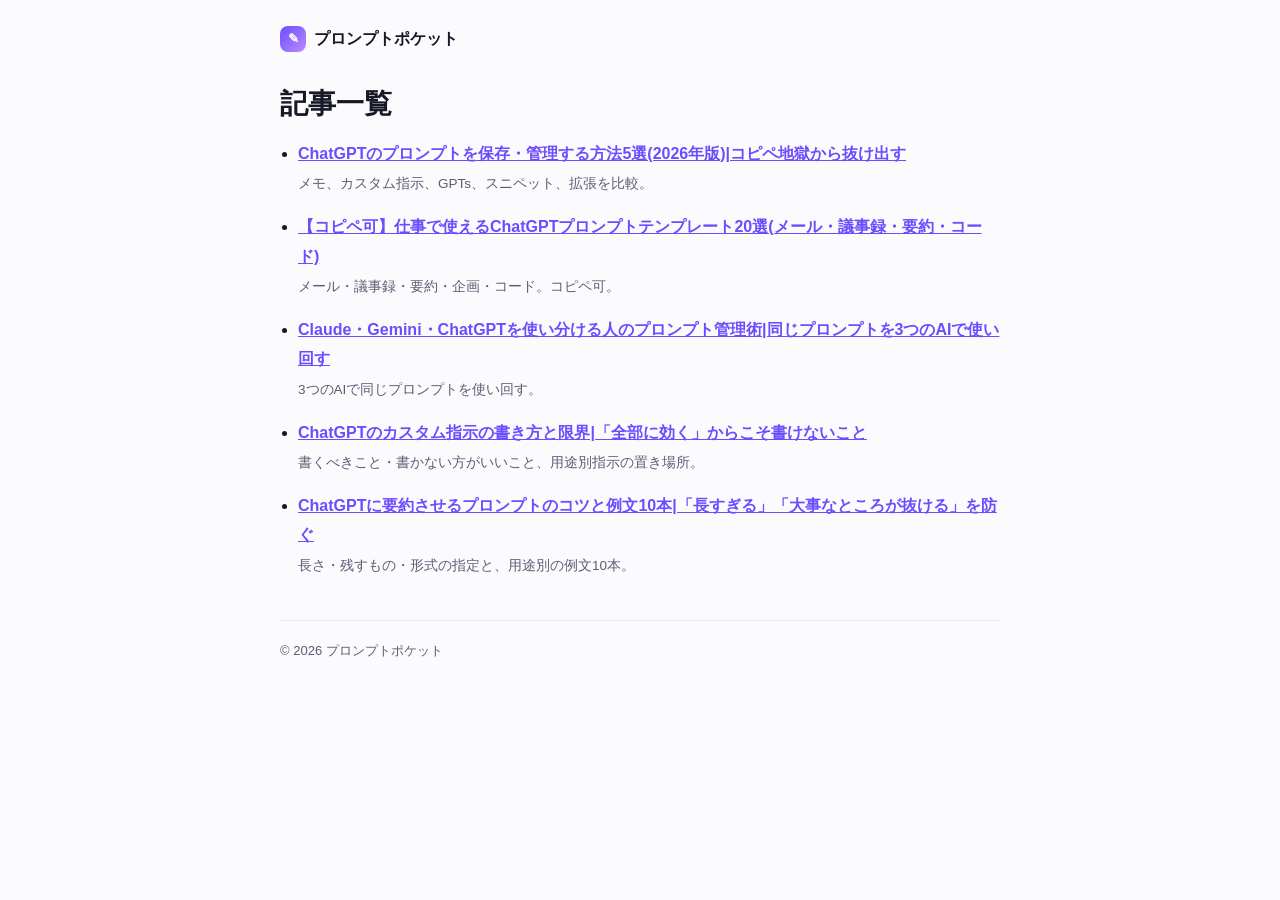
<file: blog/index.html>
<!doctype html>
<html lang="ja"><head><meta charset="utf-8"><meta name="viewport" content="width=device-width, initial-scale=1">
<title>記事一覧 | プロンプトポケット</title>
<meta name="description" content="ChatGPT・Claude・Gemini のプロンプト活用、保存、テンプレートに関する記事。">
<link rel="canonical" href="https://yuzuki24.github.io/promptpocket-site/blog/">
<link rel="stylesheet" href="style.css"></head>
<body><div class="wrap">
<header><a class="brand" href="../"><span class="logo">✎</span>プロンプトポケット</a></header>
<h1>記事一覧</h1>
<ul style="padding-left:18px"><li style="margin-bottom:14px"><a href="chatgpt-prompt-save.html" style="font-weight:600">ChatGPTのプロンプトを保存・管理する方法5選(2026年版)|コピペ地獄から抜け出す</a><br><span style="color:var(--fg2);font-size:13.5px">メモ、カスタム指示、GPTs、スニペット、拡張を比較。</span></li><li style="margin-bottom:14px"><a href="prompt-templates-business.html" style="font-weight:600">【コピペ可】仕事で使えるChatGPTプロンプトテンプレート20選(メール・議事録・要約・コード)</a><br><span style="color:var(--fg2);font-size:13.5px">メール・議事録・要約・企画・コード。コピペ可。</span></li><li style="margin-bottom:14px"><a href="claude-gemini-prompt-management.html" style="font-weight:600">Claude・Gemini・ChatGPTを使い分ける人のプロンプト管理術|同じプロンプトを3つのAIで使い回す</a><br><span style="color:var(--fg2);font-size:13.5px">3つのAIで同じプロンプトを使い回す。</span></li><li style="margin-bottom:14px"><a href="chatgpt-custom-instructions.html" style="font-weight:600">ChatGPTのカスタム指示の書き方と限界|「全部に効く」からこそ書けないこと</a><br><span style="color:var(--fg2);font-size:13.5px">書くべきこと・書かない方がいいこと、用途別指示の置き場所。</span></li><li style="margin-bottom:14px"><a href="chatgpt-summary-prompt.html" style="font-weight:600">ChatGPTに要約させるプロンプトのコツと例文10本|「長すぎる」「大事なところが抜ける」を防ぐ</a><br><span style="color:var(--fg2);font-size:13.5px">長さ・残すもの・形式の指定と、用途別の例文10本。</span></li></ul>
<footer>© 2026 プロンプトポケット</footer>
</div></body></html>
</file>
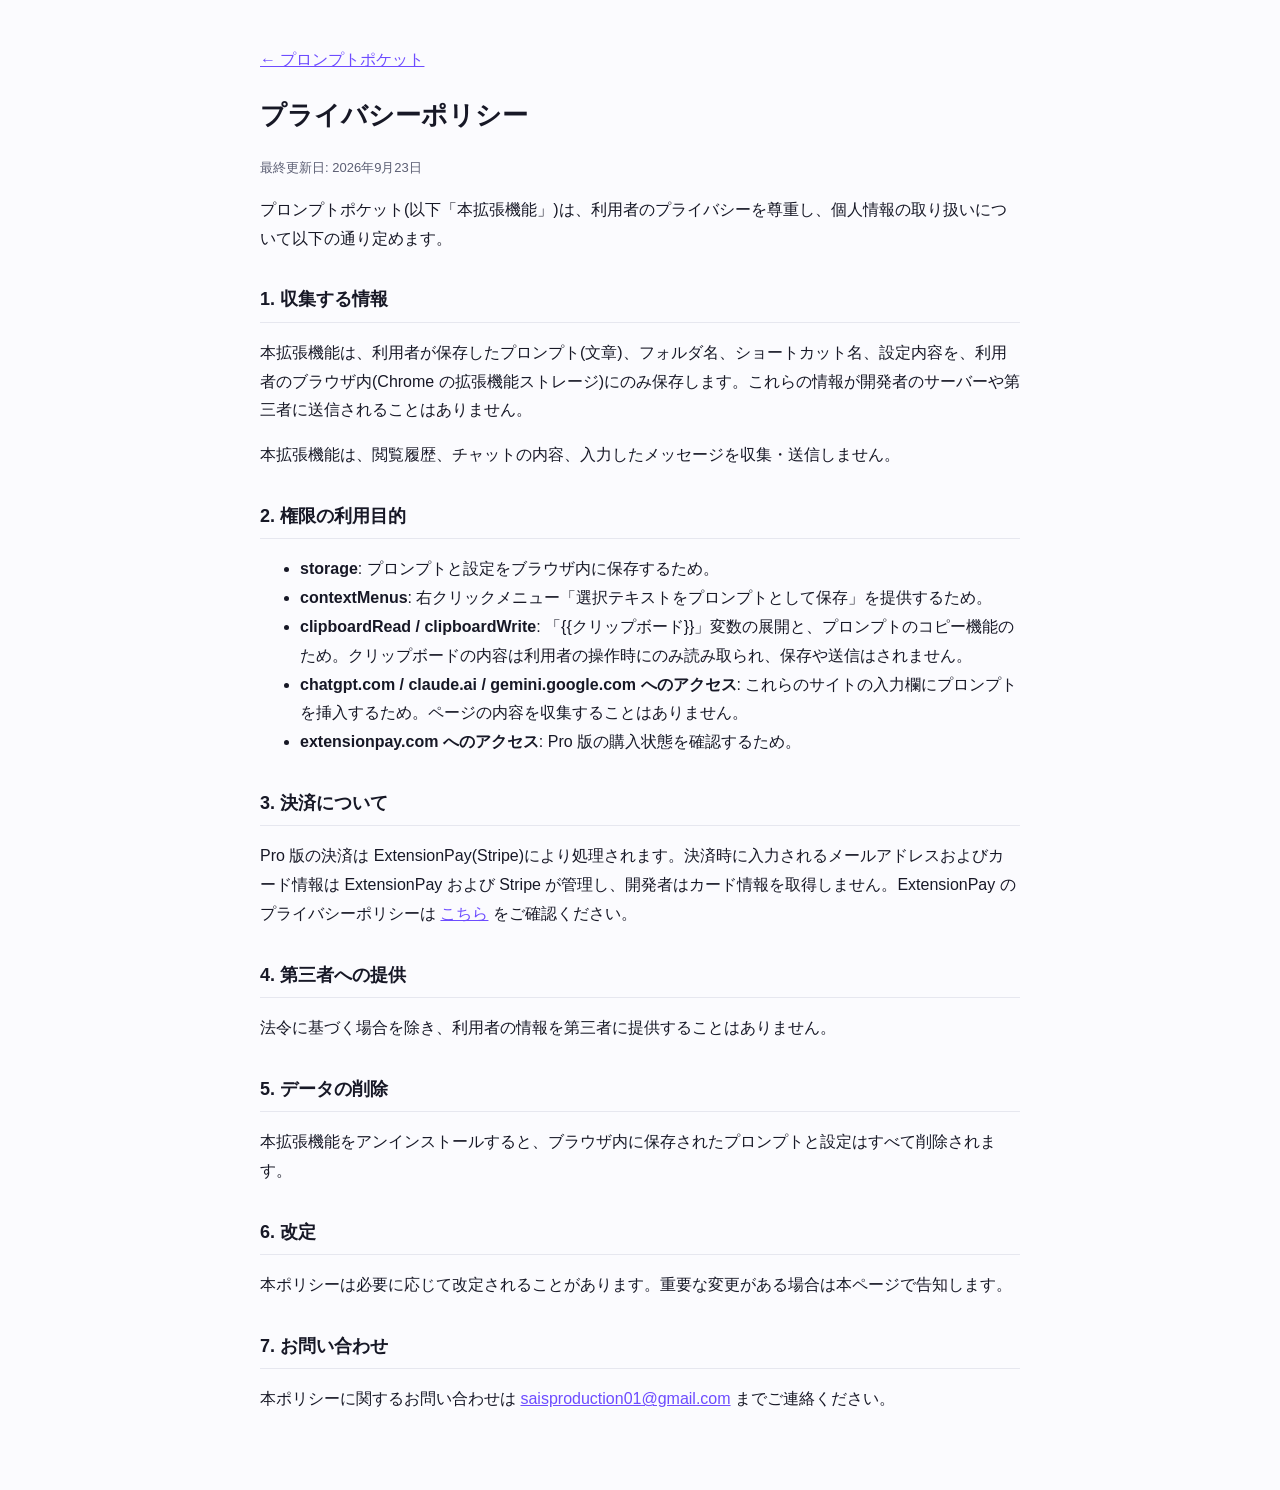
<file: privacy.html>
<!doctype html>
<html lang="ja">
<head>
<meta charset="utf-8">
<meta name="viewport" content="width=device-width, initial-scale=1">
<title>プライバシーポリシー | プロンプトポケット</title>
<style>
  :root { --bg:#fbfbfe; --fg:#171826; --fg2:#5b5e73; --line:#e6e7ef; --accent:#6d4cff; }
  @media (prefers-color-scheme: dark) { :root { --bg:#101117; --fg:#ecedf5; --fg2:#a6a9bf; --line:#2a2b38; --accent:#8b6dff; } }
  body { margin: 0; font-family: -apple-system, BlinkMacSystemFont, "Hiragino Sans", "Noto Sans JP", sans-serif; background: var(--bg); color: var(--fg); line-height: 1.8; }
  .wrap { max-width: 760px; margin: 0 auto; padding: 30px 20px 60px; }
  h1 { font-size: 26px; } h2 { font-size: 18px; margin-top: 30px; border-bottom: 1px solid var(--line); padding-bottom: 6px; }
  a { color: var(--accent); } .muted { color: var(--fg2); font-size: 13px; }
</style>
</head>
<body>
<div class="wrap">
  <p><a href="./">← プロンプトポケット</a></p>
  <h1>プライバシーポリシー</h1>
  <p class="muted">最終更新日: 2026年9月23日</p>
  <p>プロンプトポケット(以下「本拡張機能」)は、利用者のプライバシーを尊重し、個人情報の取り扱いについて以下の通り定めます。</p>

  <h2>1. 収集する情報</h2>
  <p>本拡張機能は、利用者が保存したプロンプト(文章)、フォルダ名、ショートカット名、設定内容を、利用者のブラウザ内(Chrome の拡張機能ストレージ)にのみ保存します。これらの情報が開発者のサーバーや第三者に送信されることはありません。</p>
  <p>本拡張機能は、閲覧履歴、チャットの内容、入力したメッセージを収集・送信しません。</p>

  <h2>2. 権限の利用目的</h2>
  <ul>
    <li><b>storage</b>: プロンプトと設定をブラウザ内に保存するため。</li>
    <li><b>contextMenus</b>: 右クリックメニュー「選択テキストをプロンプトとして保存」を提供するため。</li>
    <li><b>clipboardRead / clipboardWrite</b>: 「{{クリップボード}}」変数の展開と、プロンプトのコピー機能のため。クリップボードの内容は利用者の操作時にのみ読み取られ、保存や送信はされません。</li>
    <li><b>chatgpt.com / claude.ai / gemini.google.com へのアクセス</b>: これらのサイトの入力欄にプロンプトを挿入するため。ページの内容を収集することはありません。</li>
    <li><b>extensionpay.com へのアクセス</b>: Pro 版の購入状態を確認するため。</li>
  </ul>

  <h2>3. 決済について</h2>
  <p>Pro 版の決済は ExtensionPay(Stripe)により処理されます。決済時に入力されるメールアドレスおよびカード情報は ExtensionPay および Stripe が管理し、開発者はカード情報を取得しません。ExtensionPay のプライバシーポリシーは <a href="https://extensionpay.com/privacy" target="_blank" rel="noopener">こちら</a> をご確認ください。</p>

  <h2>4. 第三者への提供</h2>
  <p>法令に基づく場合を除き、利用者の情報を第三者に提供することはありません。</p>

  <h2>5. データの削除</h2>
  <p>本拡張機能をアンインストールすると、ブラウザ内に保存されたプロンプトと設定はすべて削除されます。</p>

  <h2>6. 改定</h2>
  <p>本ポリシーは必要に応じて改定されることがあります。重要な変更がある場合は本ページで告知します。</p>

  <h2>7. お問い合わせ</h2>
  <p>本ポリシーに関するお問い合わせは <a href="mailto:saisproduction01@gmail.com">saisproduction01@gmail.com</a> までご連絡ください。</p>
</div>
</body>
</html>
</file>
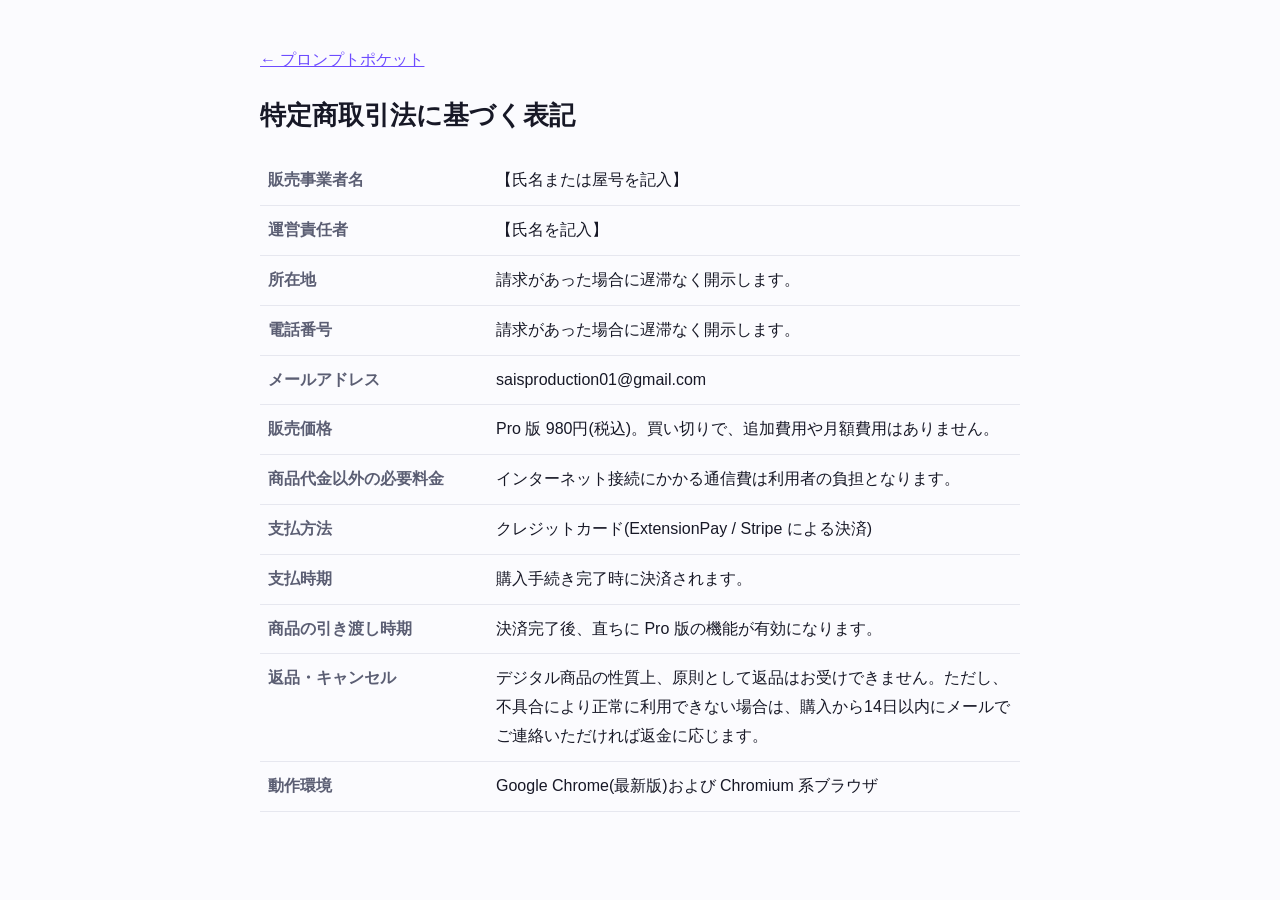
<file: tokushoho.html>
<!doctype html>
<html lang="ja">
<head>
<meta charset="utf-8">
<meta name="viewport" content="width=device-width, initial-scale=1">
<title>特定商取引法に基づく表記 | プロンプトポケット</title>
<style>
  :root { --bg:#fbfbfe; --fg:#171826; --fg2:#5b5e73; --line:#e6e7ef; --accent:#6d4cff; }
  @media (prefers-color-scheme: dark) { :root { --bg:#101117; --fg:#ecedf5; --fg2:#a6a9bf; --line:#2a2b38; --accent:#8b6dff; } }
  body { margin: 0; font-family: -apple-system, BlinkMacSystemFont, "Hiragino Sans", "Noto Sans JP", sans-serif; background: var(--bg); color: var(--fg); line-height: 1.8; }
  .wrap { max-width: 760px; margin: 0 auto; padding: 30px 20px 60px; }
  h1 { font-size: 26px; } a { color: var(--accent); }
  table { border-collapse: collapse; width: 100%; } th, td { text-align: left; vertical-align: top; padding: 10px 8px; border-bottom: 1px solid var(--line); } th { width: 30%; color: var(--fg2); font-weight: 600; }
</style>
</head>
<body>
<div class="wrap">
  <p><a href="./">← プロンプトポケット</a></p>
  <h1>特定商取引法に基づく表記</h1>
  <table>
    <tr><th>販売事業者名</th><td>【氏名または屋号を記入】</td></tr>
    <tr><th>運営責任者</th><td>【氏名を記入】</td></tr>
    <tr><th>所在地</th><td>請求があった場合に遅滞なく開示します。</td></tr>
    <tr><th>電話番号</th><td>請求があった場合に遅滞なく開示します。</td></tr>
    <tr><th>メールアドレス</th><td>saisproduction01@gmail.com</td></tr>
    <tr><th>販売価格</th><td>Pro 版 980円(税込)。買い切りで、追加費用や月額費用はありません。</td></tr>
    <tr><th>商品代金以外の必要料金</th><td>インターネット接続にかかる通信費は利用者の負担となります。</td></tr>
    <tr><th>支払方法</th><td>クレジットカード(ExtensionPay / Stripe による決済)</td></tr>
    <tr><th>支払時期</th><td>購入手続き完了時に決済されます。</td></tr>
    <tr><th>商品の引き渡し時期</th><td>決済完了後、直ちに Pro 版の機能が有効になります。</td></tr>
    <tr><th>返品・キャンセル</th><td>デジタル商品の性質上、原則として返品はお受けできません。ただし、不具合により正常に利用できない場合は、購入から14日以内にメールでご連絡いただければ返金に応じます。</td></tr>
    <tr><th>動作環境</th><td>Google Chrome(最新版)および Chromium 系ブラウザ</td></tr>
  </table>
</div>
</body>
</html>
</file>
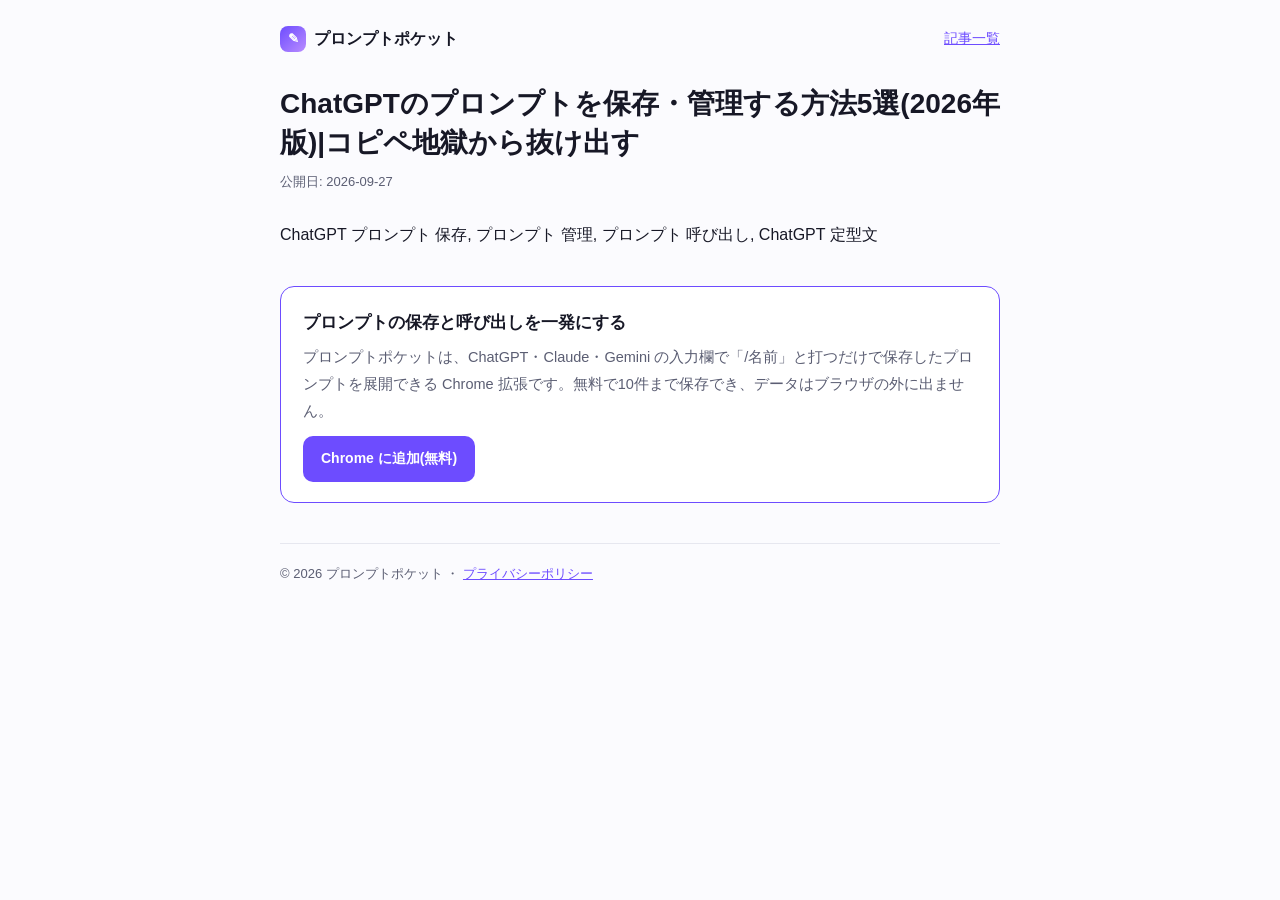
<file: blog/chatgpt-prompt-save.html>
<!doctype html>
<html lang="ja">
<head>
<meta charset="utf-8">
<meta name="viewport" content="width=device-width, initial-scale=1">
<title>ChatGPTのプロンプトを保存・管理する方法5選(2026年版)|コピペ地獄から抜け出す | プロンプトポケット</title>
<meta name="description" content="ChatGPTでよく使うプロンプトを保存して素早く呼び出す5つの方法を比較。メモアプリ、カスタム指示、GPTs、テキスト展開ツール、Chrome拡張のメリットと限界を解説します。">
<meta name="keywords" content="
  &lt;p&gt;ChatGPTを仕事で使っていると、「以下の文章を丁寧なビジネスメールに書き直して」「3行で要約して」のような同じ指示を何度も打つことになります。この記事では、プロンプトを保存して素早く呼び出す方法を5つ比較し、それぞれの向き不向きを整理します。&lt;/p&gt;
  &lt;div class=&quot;toc&quot;&gt;この記事の内容&lt;ol&gt;&lt;li&gt;メモアプリに貼っておく&lt;/li&gt;&lt;li&gt;ChatGPTのカスタム指示を使う&lt;/li&gt;&lt;li&gt;GPTs(マイGPT)を作る&lt;/li&gt;&lt;li&gt;テキスト展開ツール(スニペット)を使う&lt;/li&gt;&lt;li&gt;プロンプト管理のChrome拡張を使う&lt;/li&gt;&lt;li&gt;結局どれがいいか&lt;/li&gt;&lt;/ol&gt;&lt;/div&gt;

  &lt;h2&gt;1. メモアプリに貼っておく&lt;/h2&gt;
  &lt;p&gt;一番多いのがこの方法です。Apple メモ、Notion、Google Keep などにプロンプトを並べておき、必要なときにコピーして貼り付けます。&lt;/p&gt;
  &lt;p&gt;&lt;b&gt;良い点:&lt;/b&gt; 準備がいらない。どの端末でも見られる。&lt;br&gt;&lt;b&gt;限界:&lt;/b&gt; 「メモを開く → 探す → コピー → ChatGPTに戻る → 貼り付け」で毎回20秒前後かかります。1日10回使えば3分以上。件数が増えると探す時間も伸びます。&lt;/p&gt;

  &lt;h2&gt;2. ChatGPTのカスタム指示を使う&lt;/h2&gt;
  &lt;p&gt;設定の「カスタム指示」に「回答は日本語で、箇条書きで」のような前提を書いておくと、全チャットに自動で適用されます。&lt;/p&gt;
  &lt;p&gt;&lt;b&gt;良い点:&lt;/b&gt; 毎回書かなくて済む。&lt;br&gt;&lt;b&gt;限界:&lt;/b&gt; 全チャット共通の1本しか持てません。「メール用」「コードレビュー用」のように用途で切り替えることはできず、ClaudeやGeminiには効きません。&lt;/p&gt;

  &lt;h2&gt;3. GPTs(マイGPT)を作る&lt;/h2&gt;
  &lt;p&gt;用途ごとに専用のGPTを作り、システムプロンプトにあらかじめ指示を入れておく方法です。&lt;/p&gt;
  &lt;p&gt;&lt;b&gt;良い点:&lt;/b&gt; 用途ごとに切り替えられる。他人と共有できる。&lt;br&gt;&lt;b&gt;限界:&lt;/b&gt; 有料プランが必要です。GPTを切り替えるたびに新しいチャットになるため、1つの会話の中で「ここはメール文に」「ここは要約で」と使い分けるのには向きません。ChatGPT専用でもあります。&lt;/p&gt;

  &lt;h2&gt;4. テキスト展開ツール(スニペット)を使う&lt;/h2&gt;
  &lt;p&gt;「;mail」と打つと定型文に置き換わる、Text Blaze や macOS のテキスト置換のようなツールです。&lt;/p&gt;
  &lt;p&gt;&lt;b&gt;良い点:&lt;/b&gt; どのアプリでも使える。速い。&lt;br&gt;&lt;b&gt;限界:&lt;/b&gt; 汎用ツールなので、プロンプト特有の「穴埋め」(本文だけ差し替えたい)や、ChatGPTの入力欄(リッチテキスト)との相性に難があることがあります。日本語IMEとの干渉も起きがちです。&lt;/p&gt;

  &lt;h2&gt;5. プロンプト管理のChrome拡張を使う&lt;/h2&gt;
  &lt;p&gt;ChatGPTのページ上にプロンプト一覧を出し、クリックやショートカットで入力欄に挿入する方法です。プロンプト専用に作られているので、穴埋め変数やフォルダ分けなど、上の4つでは足りない部分を補えます。&lt;/p&gt;
  &lt;p&gt;たとえば &lt;a href=&quot;../&quot;&gt;プロンプトポケット&lt;/a&gt; の場合:&lt;/p&gt;
  &lt;ul&gt;
    &lt;li&gt;入力欄で &lt;code&gt;/mail&lt;/code&gt; + スペースと打つと、保存した本文に置き換わる&lt;/li&gt;
    &lt;li&gt;&lt;code&gt;{{文章}}&lt;/code&gt; のような穴埋め変数。挿入前にフォームが出て、完成形をプレビューできる&lt;/li&gt;
    &lt;li&gt;ChatGPT・Claude・Gemini で同じ一覧が使える&lt;/li&gt;
    &lt;li&gt;データはブラウザ内だけに保存され、外部に送られない&lt;/li&gt;
  &lt;/ul&gt;
  &lt;p&gt;&lt;img src=&quot;../img/screenshot-1-list.png&quot; alt=&quot;ChatGPTのページ上に表示されたプロンプト一覧&quot; loading=&quot;lazy&quot;&gt;&lt;/p&gt;
  &lt;p&gt;&lt;b&gt;限界:&lt;/b&gt; Chrome(Chromium系ブラウザ)専用です。スマホアプリでは使えません。&lt;/p&gt;

  &lt;h2&gt;結局どれがいいか&lt;/h2&gt;
  &lt;table&gt;
    &lt;tr&gt;&lt;th&gt;方法&lt;/th&gt;&lt;th&gt;速さ&lt;/th&gt;&lt;th&gt;用途の切替&lt;/th&gt;&lt;th&gt;Claude/Gemini&lt;/th&gt;&lt;th&gt;費用&lt;/th&gt;&lt;/tr&gt;
    &lt;tr&gt;&lt;td&gt;メモアプリ&lt;/td&gt;&lt;td&gt;遅い&lt;/td&gt;&lt;td&gt;○&lt;/td&gt;&lt;td&gt;○&lt;/td&gt;&lt;td&gt;無料&lt;/td&gt;&lt;/tr&gt;
    &lt;tr&gt;&lt;td&gt;カスタム指示&lt;/td&gt;&lt;td&gt;速い&lt;/td&gt;&lt;td&gt;×(1本のみ)&lt;/td&gt;&lt;td&gt;×&lt;/td&gt;&lt;td&gt;無料&lt;/td&gt;&lt;/tr&gt;
    &lt;tr&gt;&lt;td&gt;GPTs&lt;/td&gt;&lt;td&gt;普通&lt;/td&gt;&lt;td&gt;○(チャット単位)&lt;/td&gt;&lt;td&gt;×&lt;/td&gt;&lt;td&gt;有料プラン&lt;/td&gt;&lt;/tr&gt;
    &lt;tr&gt;&lt;td&gt;テキスト展開ツール&lt;/td&gt;&lt;td&gt;速い&lt;/td&gt;&lt;td&gt;○&lt;/td&gt;&lt;td&gt;○&lt;/td&gt;&lt;td&gt;無料〜有料&lt;/td&gt;&lt;/tr&gt;
    &lt;tr&gt;&lt;td&gt;プロンプト管理拡張&lt;/td&gt;&lt;td&gt;速い&lt;/td&gt;&lt;td&gt;○(文単位)&lt;/td&gt;&lt;td&gt;○&lt;/td&gt;&lt;td&gt;無料〜買い切り&lt;/td&gt;&lt;/tr&gt;
  &lt;/table&gt;
  &lt;p&gt;プロンプトが5本以下なら「カスタム指示」+「メモアプリ」で十分です。10本を超え、1日に何度も切り替えるなら、専用の拡張を入れた方が結果的に時間を取り戻せます。&lt;/p&gt;
">
<link rel="canonical" href="https://yuzuki24.github.io/promptpocket-site/blog/chatgpt-prompt-save.html">
<meta property="og:type" content="article">
<meta property="og:title" content="ChatGPTのプロンプトを保存・管理する方法5選(2026年版)|コピペ地獄から抜け出す">
<meta property="og:description" content="ChatGPTでよく使うプロンプトを保存して素早く呼び出す5つの方法を比較。メモアプリ、カスタム指示、GPTs、テキスト展開ツール、Chrome拡張のメリットと限界を解説します。">
<meta property="og:url" content="https://yuzuki24.github.io/promptpocket-site/blog/chatgpt-prompt-save.html">
<meta property="og:image" content="https://yuzuki24.github.io/promptpocket-site/img/ogp.png">
<meta property="og:site_name" content="プロンプトポケット">
<meta name="twitter:card" content="summary_large_image">
<link rel="stylesheet" href="style.css">
<script type="application/ld+json">{"@context":"https://schema.org","@type":"Article","headline":&#x27;ChatGPTのプロンプトを保存・管理する方法5選(2026年版)|コピペ地獄から抜け出す&#x27;,"datePublished":"2026-09-27","author":{"@type":"Organization","name":"プロンプトポケット"},"publisher":{"@type":"Organization","name":"プロンプトポケット"}}</script>
</head>
<body>
<div class="wrap">
  <header><a class="brand" href="../"><span class="logo">✎</span>プロンプトポケット</a><a href="./" style="font-size:14px">記事一覧</a></header>
  <article>
  <h1>ChatGPTのプロンプトを保存・管理する方法5選(2026年版)|コピペ地獄から抜け出す</h1>
  <div class="meta">公開日: 2026-09-27</div>
ChatGPT プロンプト 保存, プロンプト 管理, プロンプト 呼び出し, ChatGPT 定型文
  <div class="cta">
    <h3>プロンプトの保存と呼び出しを一発にする</h3>
    <p>プロンプトポケットは、ChatGPT・Claude・Gemini の入力欄で「/名前」と打つだけで保存したプロンプトを展開できる Chrome 拡張です。無料で10件まで保存でき、データはブラウザの外に出ません。</p>
    <a class="btn" href="https://chromewebstore.google.com/detail/jlpeangipjafcdmhdlfkgjlmalmboocf" target="_blank" rel="noopener">Chrome に追加(無料)</a>
  </div>
  </article>
  <footer>© 2026 プロンプトポケット ・ <a href="../privacy.html">プライバシーポリシー</a></footer>
</div>
</body>
</html>
</file>
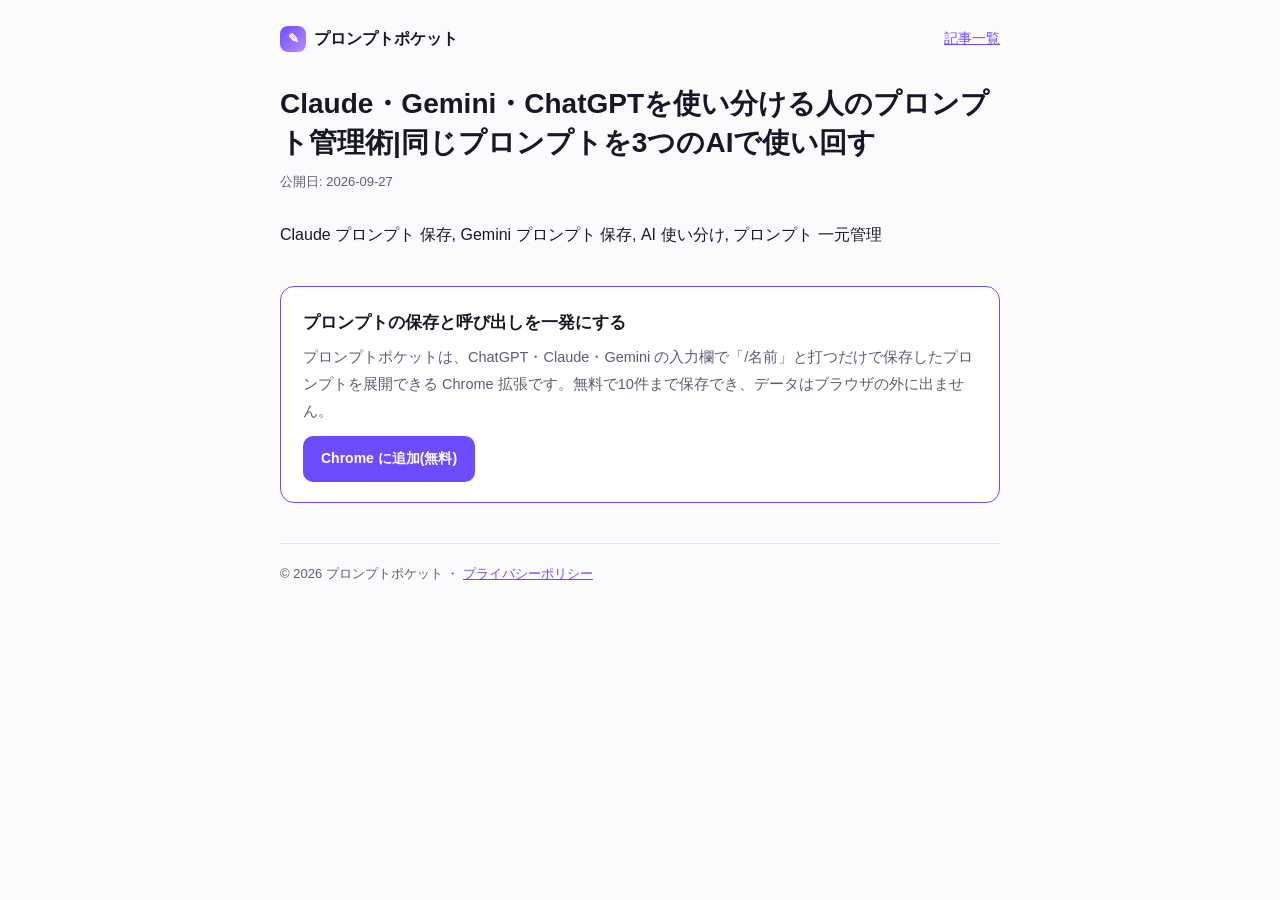
<file: blog/claude-gemini-prompt-management.html>
<!doctype html>
<html lang="ja">
<head>
<meta charset="utf-8">
<meta name="viewport" content="width=device-width, initial-scale=1">
<title>Claude・Gemini・ChatGPTを使い分ける人のプロンプト管理術|同じプロンプトを3つのAIで使い回す | プロンプトポケット</title>
<meta name="description" content="ChatGPT、Claude、Geminiを併用していると、プロンプトが分散して探せなくなります。3つのAIで同じプロンプトを一元管理し、切り替えのストレスをなくす方法を解説します。">
<meta name="keywords" content="
  &lt;p&gt;文章はClaude、調べものはGemini、コードはChatGPT。用途でAIを使い分ける人が増えていますが、困るのがプロンプトの置き場所です。ChatGPTのカスタム指示に書いた内容はClaudeでは効かず、Claudeのプロジェクト機能はGeminiでは使えません。この記事では、3つのAIをまたいでプロンプトを一元管理する考え方と、具体的な手順をまとめます。&lt;/p&gt;

  &lt;h2&gt;なぜ分散するのか&lt;/h2&gt;
  &lt;p&gt;各AIが提供する「プロンプトを覚えさせる機能」は、そのAIの中に閉じています。&lt;/p&gt;
  &lt;table&gt;
    &lt;tr&gt;&lt;th&gt;AI&lt;/th&gt;&lt;th&gt;覚えさせる機能&lt;/th&gt;&lt;th&gt;他のAIで使えるか&lt;/th&gt;&lt;/tr&gt;
    &lt;tr&gt;&lt;td&gt;ChatGPT&lt;/td&gt;&lt;td&gt;カスタム指示、GPTs、メモリ&lt;/td&gt;&lt;td&gt;×&lt;/td&gt;&lt;/tr&gt;
    &lt;tr&gt;&lt;td&gt;Claude&lt;/td&gt;&lt;td&gt;プロジェクトの指示、スタイル&lt;/td&gt;&lt;td&gt;×&lt;/td&gt;&lt;/tr&gt;
    &lt;tr&gt;&lt;td&gt;Gemini&lt;/td&gt;&lt;td&gt;Gem、保存した情報&lt;/td&gt;&lt;td&gt;×&lt;/td&gt;&lt;/tr&gt;
  &lt;/table&gt;
  &lt;p&gt;結果として、同じ「メール書き直し」プロンプトを3か所に登録するか、どこか1か所にしかなくて他では手打ちするか、のどちらかになります。&lt;/p&gt;

  &lt;h2&gt;解決の方向: AIの外側に置く&lt;/h2&gt;
  &lt;p&gt;プロンプトをAIの中ではなく「ブラウザ側」に置けば、どのAIのページでも同じものを呼び出せます。方法は2つあります。&lt;/p&gt;
  &lt;h3&gt;方法1: テキスト展開ツール&lt;/h3&gt;
  &lt;p&gt;OSやブラウザ全体で動くスニペットツールです。どのサイトでも使えますが、プロンプト向けの穴埋めや、AIチャットの入力欄との相性には注意が必要です。&lt;/p&gt;
  &lt;h3&gt;方法2: AIチャット向けのプロンプト管理拡張&lt;/h3&gt;
  &lt;p&gt;ChatGPT・Claude・Gemini の3サイトで同じ一覧を表示し、入力欄に直接挿入する拡張です。&lt;a href=&quot;../&quot;&gt;プロンプトポケット&lt;/a&gt; はこの方式で、次のように動きます。&lt;/p&gt;
  &lt;ul&gt;
    &lt;li&gt;3サイトの右下に同じ ✎ ボタンが出る(Alt+Shift+P でも開く)&lt;/li&gt;
    &lt;li&gt;入力欄で &lt;code&gt;/名前&lt;/code&gt; + スペースと打つと展開。&lt;code&gt;//&lt;/code&gt; で一覧を開き、↑↓ と Enter で挿入&lt;/li&gt;
    &lt;li&gt;フォルダ・お気に入り・検索で、増えても探せる&lt;/li&gt;
    &lt;li&gt;保存先はブラウザ内のみ。会社の情報を含むプロンプトも外部に出ない&lt;/li&gt;
  &lt;/ul&gt;
  &lt;p&gt;&lt;img src=&quot;../img/screenshot-5-dark.png&quot; alt=&quot;ダークモードのGemini上で開いたプロンプト一覧&quot; loading=&quot;lazy&quot;&gt;&lt;/p&gt;

  &lt;h2&gt;運用のコツ&lt;/h2&gt;
  &lt;h3&gt;1. プロンプトは「AI非依存」に書く&lt;/h3&gt;
  &lt;p&gt;「あなたはGPT-4です」のようなモデル名を入れず、「以下の文章を〜してください」と指示だけを書くと、どのAIでも同じように動きます。&lt;/p&gt;
  &lt;h3&gt;2. 穴埋めは変数にする&lt;/h3&gt;
  &lt;p&gt;本文だけ毎回変わる部分を &lt;code&gt;{{文章}}&lt;/code&gt; のように変数にしておくと、コピペ後に該当箇所を探して消す手間がなくなります。&lt;/p&gt;
  &lt;h3&gt;3. フォルダは「用途」で切る&lt;/h3&gt;
  &lt;p&gt;「ChatGPT用」「Claude用」ではなく「メール」「要約」「コード」のように用途で分けます。AIをまたいで使うのが前提だからです。&lt;/p&gt;
  &lt;h3&gt;4. 使用回数で並べる&lt;/h3&gt;
  &lt;p&gt;よく使う順に並ぶ設定にしておくと、上位5本を覚えるだけで日常の8割が回ります。&lt;/p&gt;

  &lt;h2&gt;まとめ&lt;/h2&gt;
  &lt;p&gt;複数のAIを使う人ほど、プロンプトはAIの外側で一元管理した方が楽です。まずはよく使う10本を「AI非依存・穴埋め変数つき」の形で書き直すところから始めてみてください。&lt;/p&gt;
">
<link rel="canonical" href="https://yuzuki24.github.io/promptpocket-site/blog/claude-gemini-prompt-management.html">
<meta property="og:type" content="article">
<meta property="og:title" content="Claude・Gemini・ChatGPTを使い分ける人のプロンプト管理術|同じプロンプトを3つのAIで使い回す">
<meta property="og:description" content="ChatGPT、Claude、Geminiを併用していると、プロンプトが分散して探せなくなります。3つのAIで同じプロンプトを一元管理し、切り替えのストレスをなくす方法を解説します。">
<meta property="og:url" content="https://yuzuki24.github.io/promptpocket-site/blog/claude-gemini-prompt-management.html">
<meta property="og:image" content="https://yuzuki24.github.io/promptpocket-site/img/ogp.png">
<meta property="og:site_name" content="プロンプトポケット">
<meta name="twitter:card" content="summary_large_image">
<link rel="stylesheet" href="style.css">
<script type="application/ld+json">{"@context":"https://schema.org","@type":"Article","headline":&#x27;Claude・Gemini・ChatGPTを使い分ける人のプロンプト管理術|同じプロンプトを3つのAIで使い回す&#x27;,"datePublished":"2026-09-27","author":{"@type":"Organization","name":"プロンプトポケット"},"publisher":{"@type":"Organization","name":"プロンプトポケット"}}</script>
</head>
<body>
<div class="wrap">
  <header><a class="brand" href="../"><span class="logo">✎</span>プロンプトポケット</a><a href="./" style="font-size:14px">記事一覧</a></header>
  <article>
  <h1>Claude・Gemini・ChatGPTを使い分ける人のプロンプト管理術|同じプロンプトを3つのAIで使い回す</h1>
  <div class="meta">公開日: 2026-09-27</div>
Claude プロンプト 保存, Gemini プロンプト 保存, AI 使い分け, プロンプト 一元管理
  <div class="cta">
    <h3>プロンプトの保存と呼び出しを一発にする</h3>
    <p>プロンプトポケットは、ChatGPT・Claude・Gemini の入力欄で「/名前」と打つだけで保存したプロンプトを展開できる Chrome 拡張です。無料で10件まで保存でき、データはブラウザの外に出ません。</p>
    <a class="btn" href="https://chromewebstore.google.com/detail/jlpeangipjafcdmhdlfkgjlmalmboocf" target="_blank" rel="noopener">Chrome に追加(無料)</a>
  </div>
  </article>
  <footer>© 2026 プロンプトポケット ・ <a href="../privacy.html">プライバシーポリシー</a></footer>
</div>
</body>
</html>
</file>
<file: blog/style.css>
:root { --bg:#fbfbfe; --fg:#171826; --fg2:#5b5e73; --line:#e6e7ef; --accent:#6d4cff; --soft:#efeaff; --card:#fff; }
@media (prefers-color-scheme: dark) { :root { --bg:#101117; --fg:#ecedf5; --fg2:#a6a9bf; --line:#2a2b38; --accent:#8b6dff; --soft:#2c2452; --card:#16171e; } }
* { box-sizing: border-box; }
body { margin: 0; font-family: -apple-system, BlinkMacSystemFont, "Hiragino Sans", "Noto Sans JP", sans-serif; background: var(--bg); color: var(--fg); line-height: 1.85; font-size: 16px; }
.wrap { max-width: 760px; margin: 0 auto; padding: 24px 20px 60px; }
header { display: flex; align-items: center; justify-content: space-between; margin-bottom: 30px; }
.brand { display: flex; align-items: center; gap: 8px; font-weight: 700; text-decoration: none; color: var(--fg); }
.logo { width: 26px; height: 26px; border-radius: 8px; background: linear-gradient(135deg, var(--accent), #b98cff); color: #fff; display: inline-flex; align-items: center; justify-content: center; font-size: 13px; }
h1 { font-size: 28px; line-height: 1.4; margin: 0 0 8px; }
.meta { color: var(--fg2); font-size: 13px; margin-bottom: 26px; }
h2 { font-size: 21px; margin: 40px 0 10px; border-left: 4px solid var(--accent); padding-left: 12px; }
h3 { font-size: 17px; margin: 26px 0 6px; }
a { color: var(--accent); }
code { font-family: ui-monospace, Menlo, monospace; font-size: 14px; background: var(--soft); padding: 2px 6px; border-radius: 5px; }
pre { background: var(--card); border: 1px solid var(--line); border-radius: 10px; padding: 14px 16px; overflow-x: auto; font-size: 13.5px; line-height: 1.6; }
pre code { background: none; padding: 0; }
.cta { margin: 36px 0; padding: 20px 22px; border: 1px solid var(--accent); border-radius: 14px; background: var(--card); }
.cta h3 { margin: 0 0 6px; }
.cta p { margin: 0 0 12px; color: var(--fg2); font-size: 14.5px; }
.btn { display: inline-block; padding: 10px 18px; border-radius: 10px; background: var(--accent); color: #fff; text-decoration: none; font-weight: 700; font-size: 14px; }
table { border-collapse: collapse; width: 100%; font-size: 14.5px; } th, td { border-bottom: 1px solid var(--line); padding: 8px 6px; text-align: left; vertical-align: top; } th { color: var(--fg2); font-weight: 600; }
img { max-width: 100%; border-radius: 10px; border: 1px solid var(--line); }
footer { border-top: 1px solid var(--line); margin-top: 40px; padding-top: 18px; color: var(--fg2); font-size: 13px; }
.toc { background: var(--card); border: 1px solid var(--line); border-radius: 10px; padding: 12px 18px; font-size: 14px; } .toc ol { margin: 6px 0 0; padding-left: 20px; }
</file>
